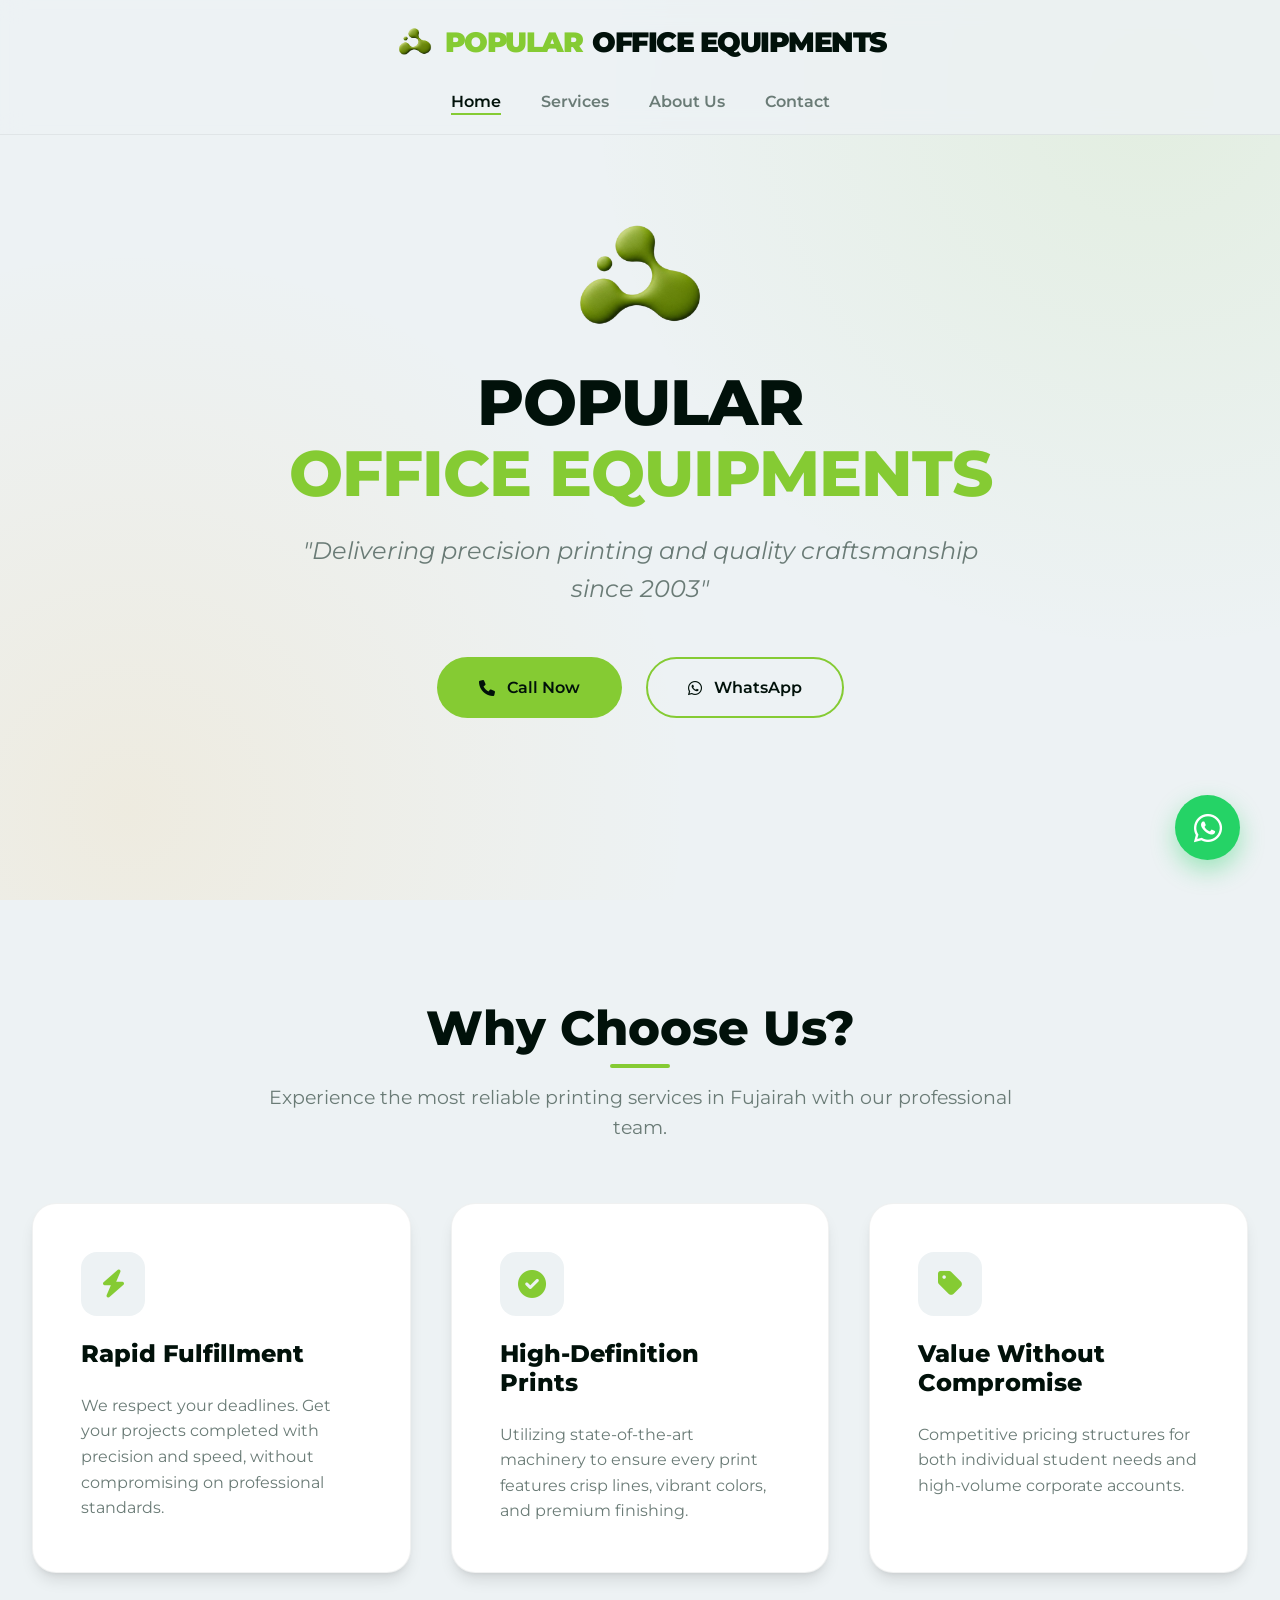
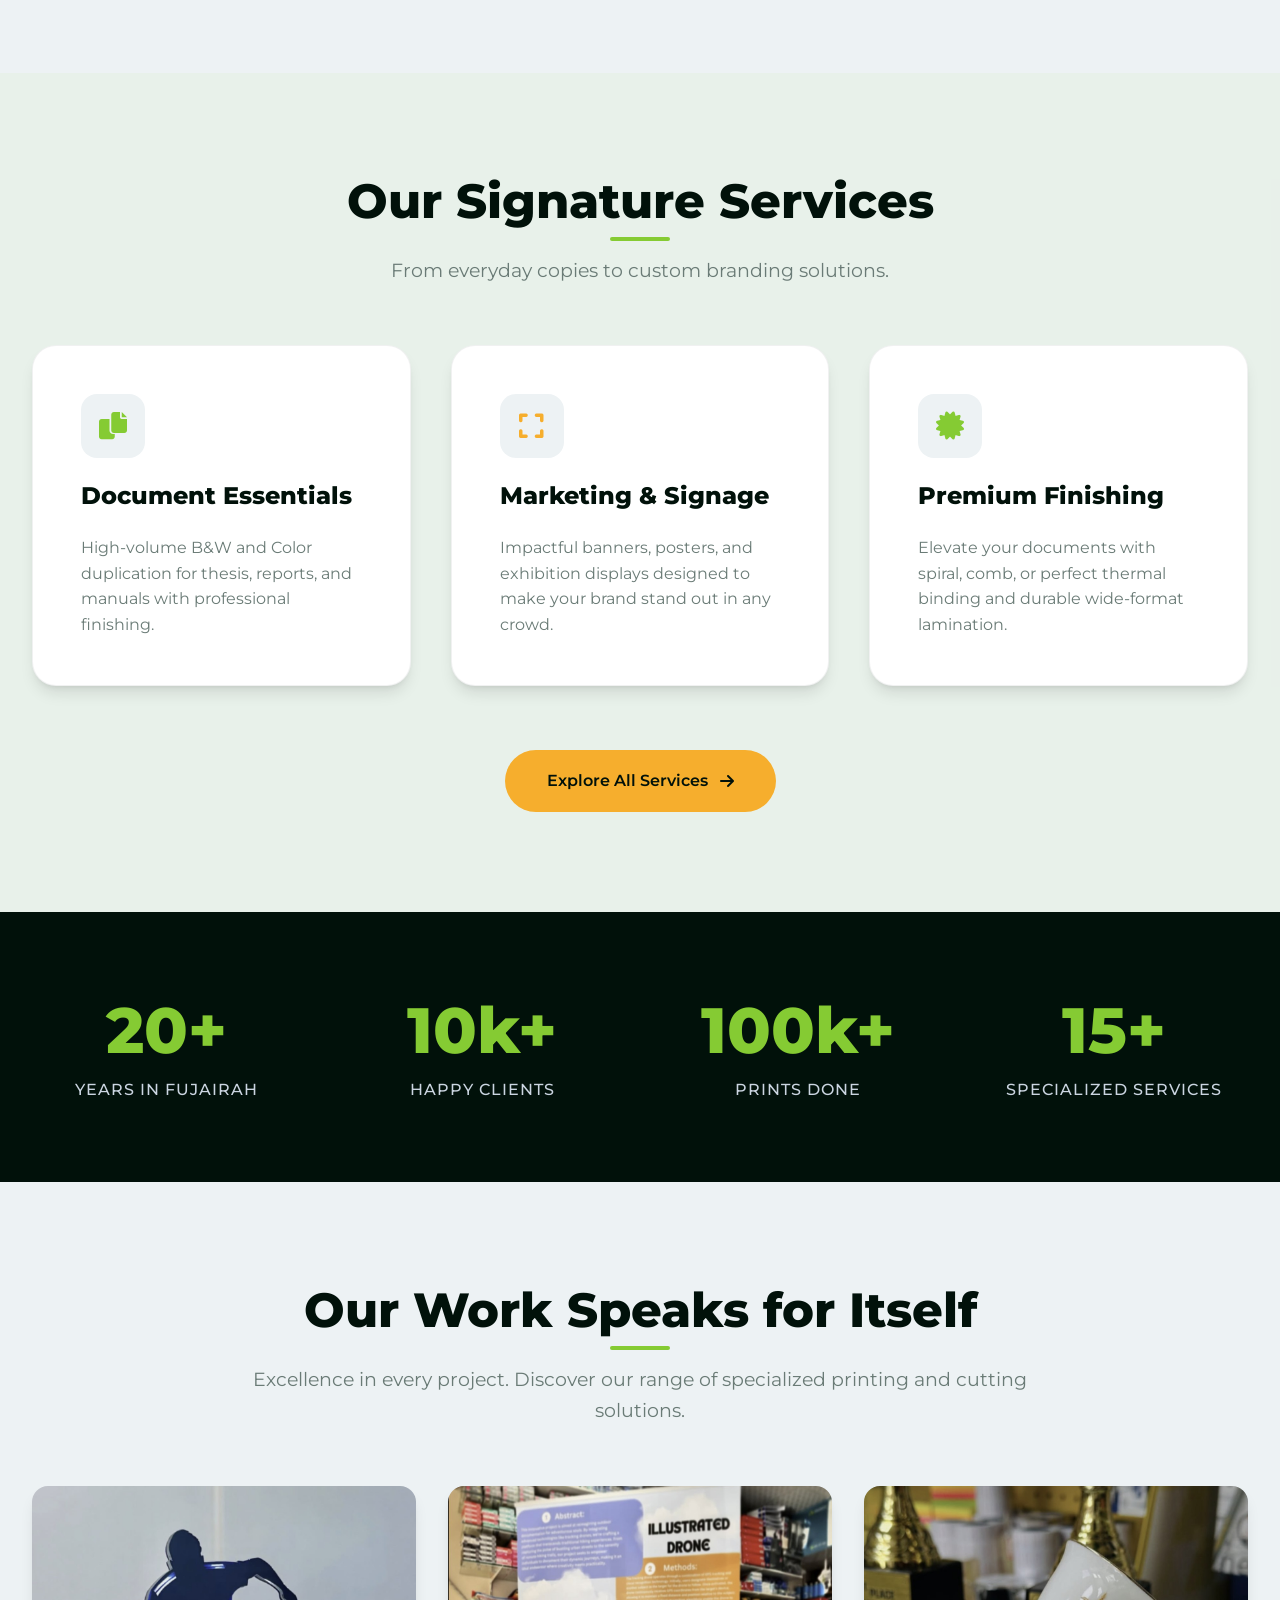
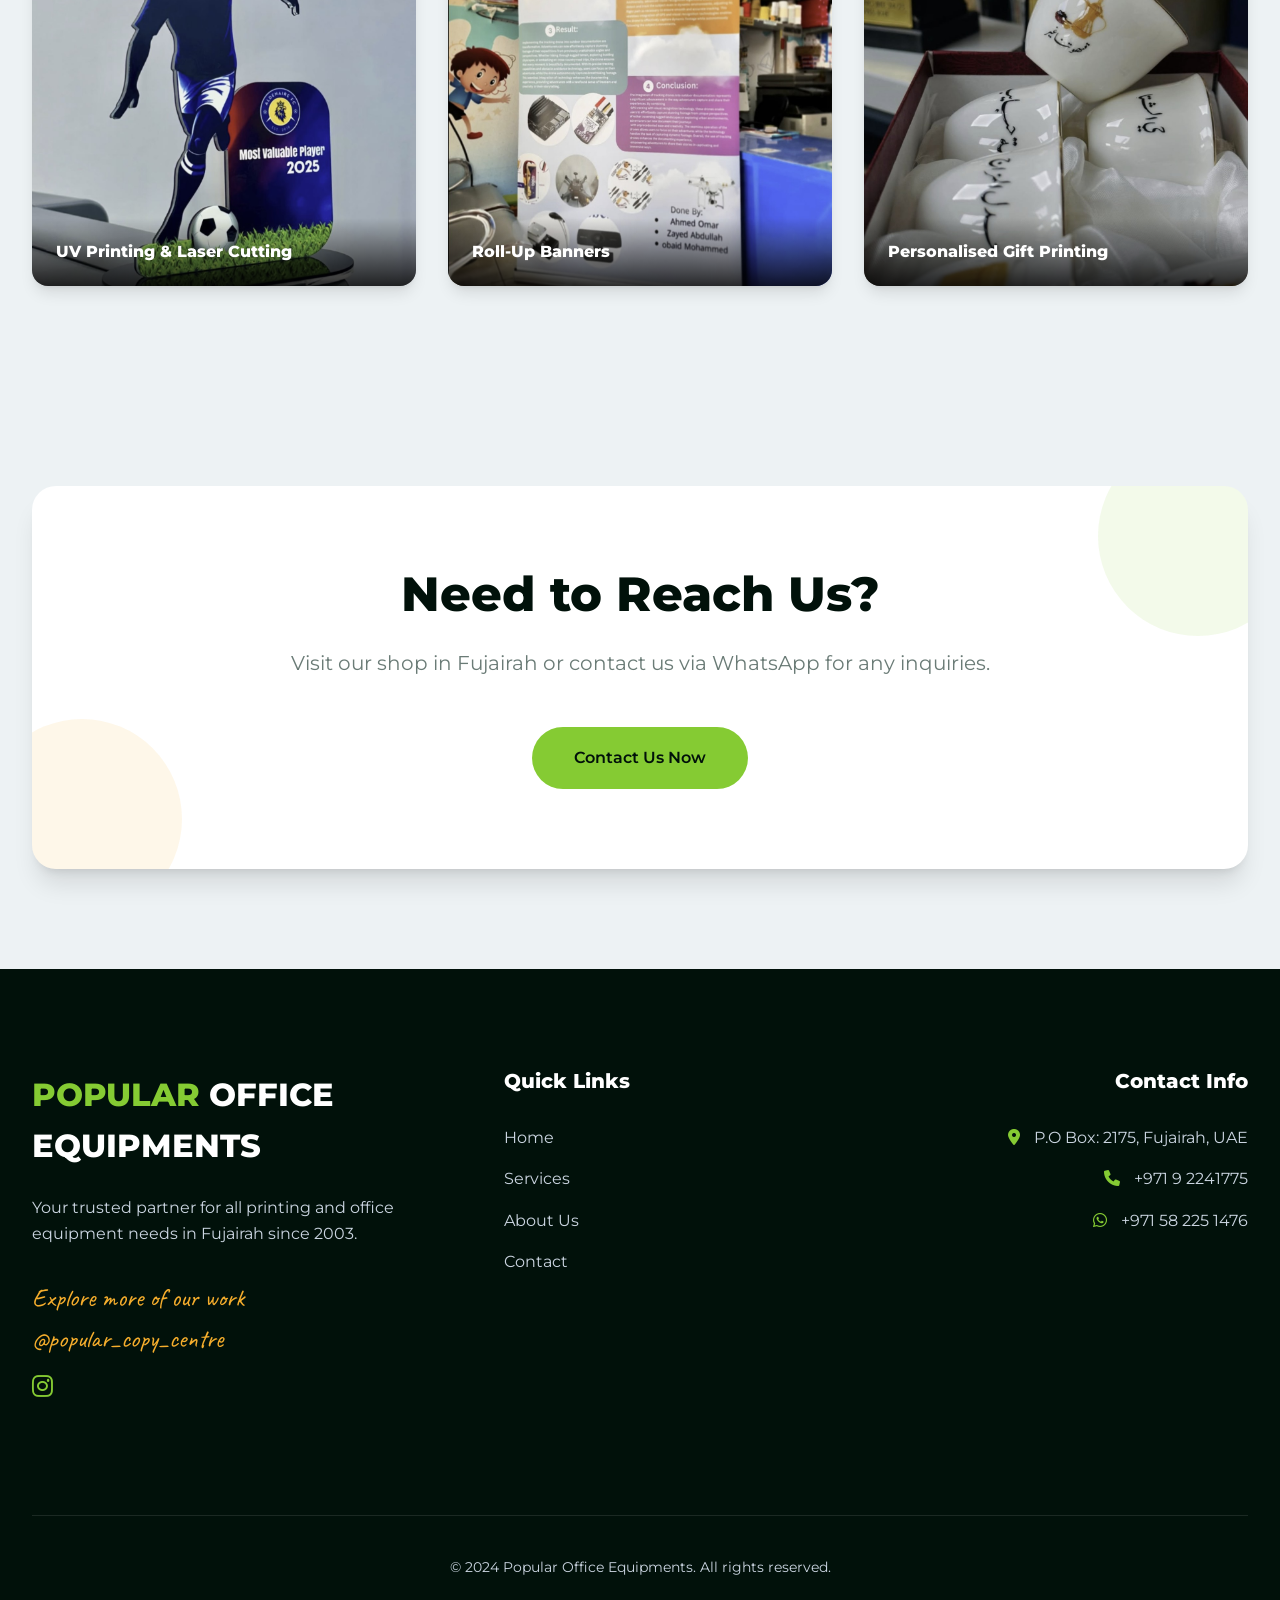
<file: index.html>
<!DOCTYPE html>
<html lang="en">
<head>
    <meta charset="UTF-8">
    <meta name="viewport" content="width=device-width, initial-scale=1.0">
    <title>Popular Office Equipment | Premium Printing & Copy Solutions Fujairah</title>
    <title>Popular Office Equipments | Premium Printing & Copy Centre Fujairah</title>
    <meta name="description" content="Popular Office Equipments (Fujairah) - Your trusted partner for high-quality digital printing, document duplication, laser engraving, and custom gift printing since 2003.">
    <meta name="keywords" content="printing services Fujairah, copy centre Fujairah, laser engraving UAE, mug printing Fujairah, Popular Office Equipments, business stationery Fujairah">
    
    <!-- Open Graph / Facebook -->
    <meta property="og:type" content="website">
    <meta property="og:url" content="https://popularcopycentre.com/">
    <meta property="og:title" content="Popular Office Equipments | Premium Printing & Copy Centre Fujairah">
    <meta property="og:description" content="Expert printing and office solutions in Fujairah since 2003. Fast, reliable, and high-quality.">
    <meta property="og:image" content="logo.png">

    <!-- Schema.org Markup for Local Business -->
    <script type="application/ld+json">
    {
      "@context": "https://schema.org",
      "@type": "LocalBusiness",
      "name": "Popular Office Equipments",
      "image": "logo.png",
      "address": {
        "@type": "PostalAddress",
        "streetAddress": "Fujairah City",
        "addressLocality": "Fujairah",
        "addressCountry": "AE",
        "postOfficeBoxNumber": "2175"
      },
      "geo": {
        "@type": "GeoCoordinates",
        "latitude": 25.1288,
        "longitude": 56.3265
      },
      "url": "https://popularcopycentre.com/",
      "telephone": "+97192241775",
      "openingHoursSpecification": [
        {
          "@type": "OpeningHoursSpecification",
          "dayOfWeek": ["Monday", "Tuesday", "Wednesday", "Thursday", "Saturday", "Sunday"],
          "opens": "08:00",
          "closes": "22:00"
        },
        {
          "@type": "OpeningHoursSpecification",
          "dayOfWeek": "Friday",
          "opens": "16:00",
          "closes": "22:00"
        }
      ]
    }
    </script>

    <link rel="stylesheet" href="style.css">
    <link rel="stylesheet" href="https://fonts.googleapis.com/css2?family=Montserrat:wght@300;400;500;600;700;800;900&family=Caveat:wght@400;700&display=swap">
    <link rel="stylesheet" href="https://cdnjs.cloudflare.com/ajax/libs/font-awesome/6.0.0/css/all.min.css">
</head>
<body>

    <header id="header">
        <div class="container">
            <nav style="justify-content: center; flex-direction: column; gap: 1.5rem; text-align: center;">
                <div class="logo" style="display: flex; align-items: center; gap: 10px; justify-content: center;">
                    <img src="logo.png" alt="Logo" style="height: 40px;">
                    <span>POPULAR</span> OFFICE EQUIPMENTS
                </div>
                <ul class="nav-links" style="display: flex; gap: 2.5rem; justify-content: center;">
                    <li><a href="index.html" class="active">Home</a></li>
                    <li><a href="services.html">Services</a></li>
                    <li><a href="about.html">About Us</a></li>
                    <li><a href="contact.html">Contact</a></li>
                </ul>
                <div class="menu-toggle" id="mobile-menu">
                    <i class="fas fa-bars"></i>
                </div>
            </nav>
        </div>
    </header>

    <main>
        <section class="hero" style="text-align: center;">
            <div class="container">
                <div class="hero-content" style="max-width: 900px; margin: 0 auto;">
                    <img src="logo.png" alt="Popular Office Equipments Logo" style="width: 150px; margin-bottom: 0.5rem; display: inline-block;">
                    <h1 style="text-transform: uppercase; font-size: 4rem; letter-spacing: -1px; margin-top: 0;">Popular <br><span style="color: var(--primary);">Office Equipments</span></h1>
                    <p style="font-size: 1.5rem; margin: 1.5rem auto 3rem; max-width: 700px; font-style: italic; color: var(--secondary);">"Delivering precision printing and quality craftsmanship since 2003"</p>
                    <div class="hero-btns" style="justify-content: center; margin-top: 3rem;">
                        <a href="tel:+97192241775" class="btn btn-primary"><i class="fas fa-phone"></i> Call Now</a>
                        <a href="https://wa.me/971582251476" class="btn btn-outline"><i class="fab fa-whatsapp"></i> WhatsApp</a>
                    </div>
                </div>
            </div>
        </section>

        <section class="features">
            <div class="container">
                <div class="section-title reveal">
                    <h2>Why Choose Us?</h2>
                    <p>Experience the most reliable printing services in Fujairah with our professional team.</p>
                </div>
                <div class="services-grid">
                    <div class="service-card reveal">
                        <div class="icon-box">
                            <i class="fas fa-bolt"></i>
                        </div>
                        <h3>Rapid Fulfillment</h3>
                        <p>We respect your deadlines. Get your projects completed with precision and speed, without compromising on professional standards.</p>
                    </div>
                    <div class="service-card reveal">
                        <div class="icon-box">
                            <i class="fas fa-check-circle"></i>
                        </div>
                        <h3>High-Definition Prints</h3>
                        <p>Utilizing state-of-the-art machinery to ensure every print features crisp lines, vibrant colors, and premium finishing.</p>
                    </div>
                    <div class="service-card reveal">
                        <div class="icon-box">
                            <i class="fas fa-tag"></i>
                        </div>
                        <h3>Value Without Compromise</h3>
                        <p>Competitive pricing structures for both individual student needs and high-volume corporate accounts.</p>
                    </div>
                </div>
            </div>
        </section>

        <section class="quick-services" style="background: rgba(133, 203, 51, 0.05);">
            <div class="container">
                <div class="section-title reveal">
                    <h2>Our Signature Services</h2>
                    <p>From everyday copies to custom branding solutions.</p>
                </div>
                <div class="services-grid">
                    <div class="service-card reveal">
                        <div class="icon-box">
                            <i class="fas fa-copy"></i>
                        </div>
                        <h3>Document Essentials</h3>
                        <p>High-volume B&W and Color duplication for thesis, reports, and manuals with professional finishing.</p>
                    </div>
                    <div class="service-card reveal">
                        <div class="icon-box" style="color: var(--accent);">
                            <i class="fas fa-expand"></i>
                        </div>
                        <h3>Marketing & Signage</h3>
                        <p>Impactful banners, posters, and exhibition displays designed to make your brand stand out in any crowd.</p>
                    </div>
                    <div class="service-card reveal">
                        <div class="icon-box">
                            <i class="fas fa-certificate"></i>
                        </div>
                        <h3>Premium Finishing</h3>
                        <p>Elevate your documents with spiral, comb, or perfect thermal binding and durable wide-format lamination.</p>
                    </div>
                </div>
                <div style="text-align: center; margin-top: 4rem;" class="reveal">
                    <a href="services.html" class="btn btn-accent">Explore All Services <i class="fas fa-arrow-right"></i></a>
                </div>
            </div>
        </section>

        <section class="stats">
            <div class="container">
                <div class="stats-grid">
                    <div class="stat-item reveal">
                        <h2>20+</h2>
                        <p>Years in Fujairah</p>
                    </div>
                    <div class="stat-item reveal">
                        <h2>10k+</h2>
                        <p>Happy Clients</p>
                    </div>
                    <div class="stat-item reveal">
                        <h2>100k+</h2>
                        <p>Prints Done</p>
                    </div>
                    <div class="stat-item reveal">
                        <h2>15+</h2>
                        <p>Specialized Services</p>
                    </div>
                </div>
            </div>
        </section>

        <section class="gallery">
            <div class="container">
                <div class="section-title reveal">
                    <h2>Our Work Speaks for Itself</h2>
                    <p>Excellence in every project. Discover our range of specialized printing and cutting solutions.</p>
                </div>
                <div style="display: grid; grid-template-columns: repeat(auto-fit, minmax(300px, 1fr)); gap: 2rem;">
                    <!-- UV & Laser Sample -->
                    <div class="reveal" style="border-radius: var(--radius); overflow: hidden; box-shadow: var(--shadow); height: 400px; position: relative;">
                        <img src="sample_trophy.jpg" alt="Laser Cut Acrylic Trophy" style="width: 100%; height: 100%; object-fit: cover;">
                        <div style="position: absolute; bottom: 0; left: 0; width: 100%; padding: 1.5rem; background: linear-gradient(transparent, rgba(0,0,0,0.8)); color: white;">
                            <h4 style="margin: 0;">UV Printing & Laser Cutting</h4>
                        </div>
                    </div>

                    <!-- Roll-up Banner Sample -->
                    <div class="reveal" style="border-radius: var(--radius); overflow: hidden; box-shadow: var(--shadow); height: 400px; position: relative;">
                        <img src="sample_banner.jpg" alt="Custom Roll-up Banner" style="width: 100%; height: 100%; object-fit: cover;">
                        <div style="position: absolute; bottom: 0; left: 0; width: 100%; padding: 1.5rem; background: linear-gradient(transparent, rgba(0,0,0,0.8)); color: white;">
                            <h4 style="margin: 0;">Roll-Up Banners</h4>
                        </div>
                    </div>

                    <!-- Personalised Cup Sample -->
                    <div class="reveal" style="border-radius: var(--radius); overflow: hidden; box-shadow: var(--shadow); height: 400px; position: relative;">
                        <img src="sample_cups.jpg" alt="Custom Printed Coffee Cups" style="width: 100%; height: 100%; object-fit: cover;">
                        <div style="position: absolute; bottom: 0; left: 0; width: 100%; padding: 1.5rem; background: linear-gradient(transparent, rgba(0,0,0,0.8)); color: white;">
                            <h4 style="margin: 0;">Personalised Gift Printing</h4>
                        </div>
                    </div>
                </div>
            </div>
        </section>

        <section class="cta">
            <div class="container">
                <div style="background: var(--white); padding: 5rem; border-radius: var(--radius-lg); text-align: center; box-shadow: var(--shadow-lg); position: relative; overflow: hidden;" class="reveal">
                    <div style="position: absolute; top: -50px; right: -50px; width: 200px; height: 200px; background: var(--primary); opacity: 0.1; border-radius: 50%;"></div>
                    <div style="position: absolute; bottom: -50px; left: -50px; width: 200px; height: 200px; background: var(--accent); opacity: 0.1; border-radius: 50%;"></div>
                    
                    <h2 style="font-size: 3rem; margin-bottom: 1.5rem;">Need to Reach Us?</h2>
                    <p style="font-size: 1.25rem; color: var(--secondary); margin-bottom: 3rem; max-width: 700px; margin-left: auto; margin-right: auto;">Visit our shop in Fujairah or contact us via WhatsApp for any inquiries.</p>
                    <a href="contact.html" class="btn btn-primary">Contact Us Now</a>
                </div>
            </div>
        </section>
    </main>

    <footer>
        <div class="container">
            <div class="footer-grid">
                <div>
                    <div class="footer-logo"><span>POPULAR</span> OFFICE EQUIPMENTS</div>
                    <p style="color: var(--slate-300); margin-bottom: 2rem;">Your trusted partner for all printing and office equipment needs in Fujairah since 2003.</p>
                    <p style="font-family: 'Caveat', cursive; font-size: 1.6rem; color: var(--accent); margin-bottom: 0.5rem;">Explore more of our work @popular_copy_centre</p>
                    <div style="display: flex; gap: 1rem; margin-bottom: 3rem;">
                        <a href="https://www.instagram.com/popular_copy_centre" target="_blank" style="color: var(--primary); font-size: 1.5rem;"><i class="fab fa-instagram"></i></a>
                    </div>
                </div>
                <div class="footer-links">
                    <h4>Quick Links</h4>
                    <ul>
                        <li><a href="index.html">Home</a></li>
                        <li><a href="services.html">Services</a></li>
                        <li><a href="about.html">About Us</a></li>
                        <li><a href="contact.html">Contact</a></li>
                    </ul>
                </div>
                <div class="footer-links" style="text-align: right;">
                    <h4 style="margin-left: auto;">Contact Info</h4>
                    <ul style="list-style: none;">
                        <li style="color: var(--slate-300); margin-bottom: 1rem;"><i class="fas fa-map-marker-alt" style="color: var(--primary); margin-right: 10px;"></i> P.O Box: 2175, Fujairah, UAE</li>
                        <li style="color: var(--slate-300); margin-bottom: 1rem;"><i class="fas fa-phone" style="color: var(--primary); margin-right: 10px;"></i> +971 9 2241775</li>
                        <li style="color: var(--slate-300); margin-bottom: 1rem;"><i class="fab fa-whatsapp" style="color: var(--primary); margin-right: 10px;"></i> +971 58 225 1476</li>
                    </ul>
                </div>
            </div>
            <div class="footer-bottom">
                <p>&copy; 2024 Popular Office Equipments. All rights reserved.</p>
            </div>
        </div>
    </footer>

    <a href="https://wa.me/971582251476" class="whatsapp-float" target="_blank">
        <i class="fab fa-whatsapp"></i>
    </a>

    <script src="main.js"></script>
</body>
</html>
</file>
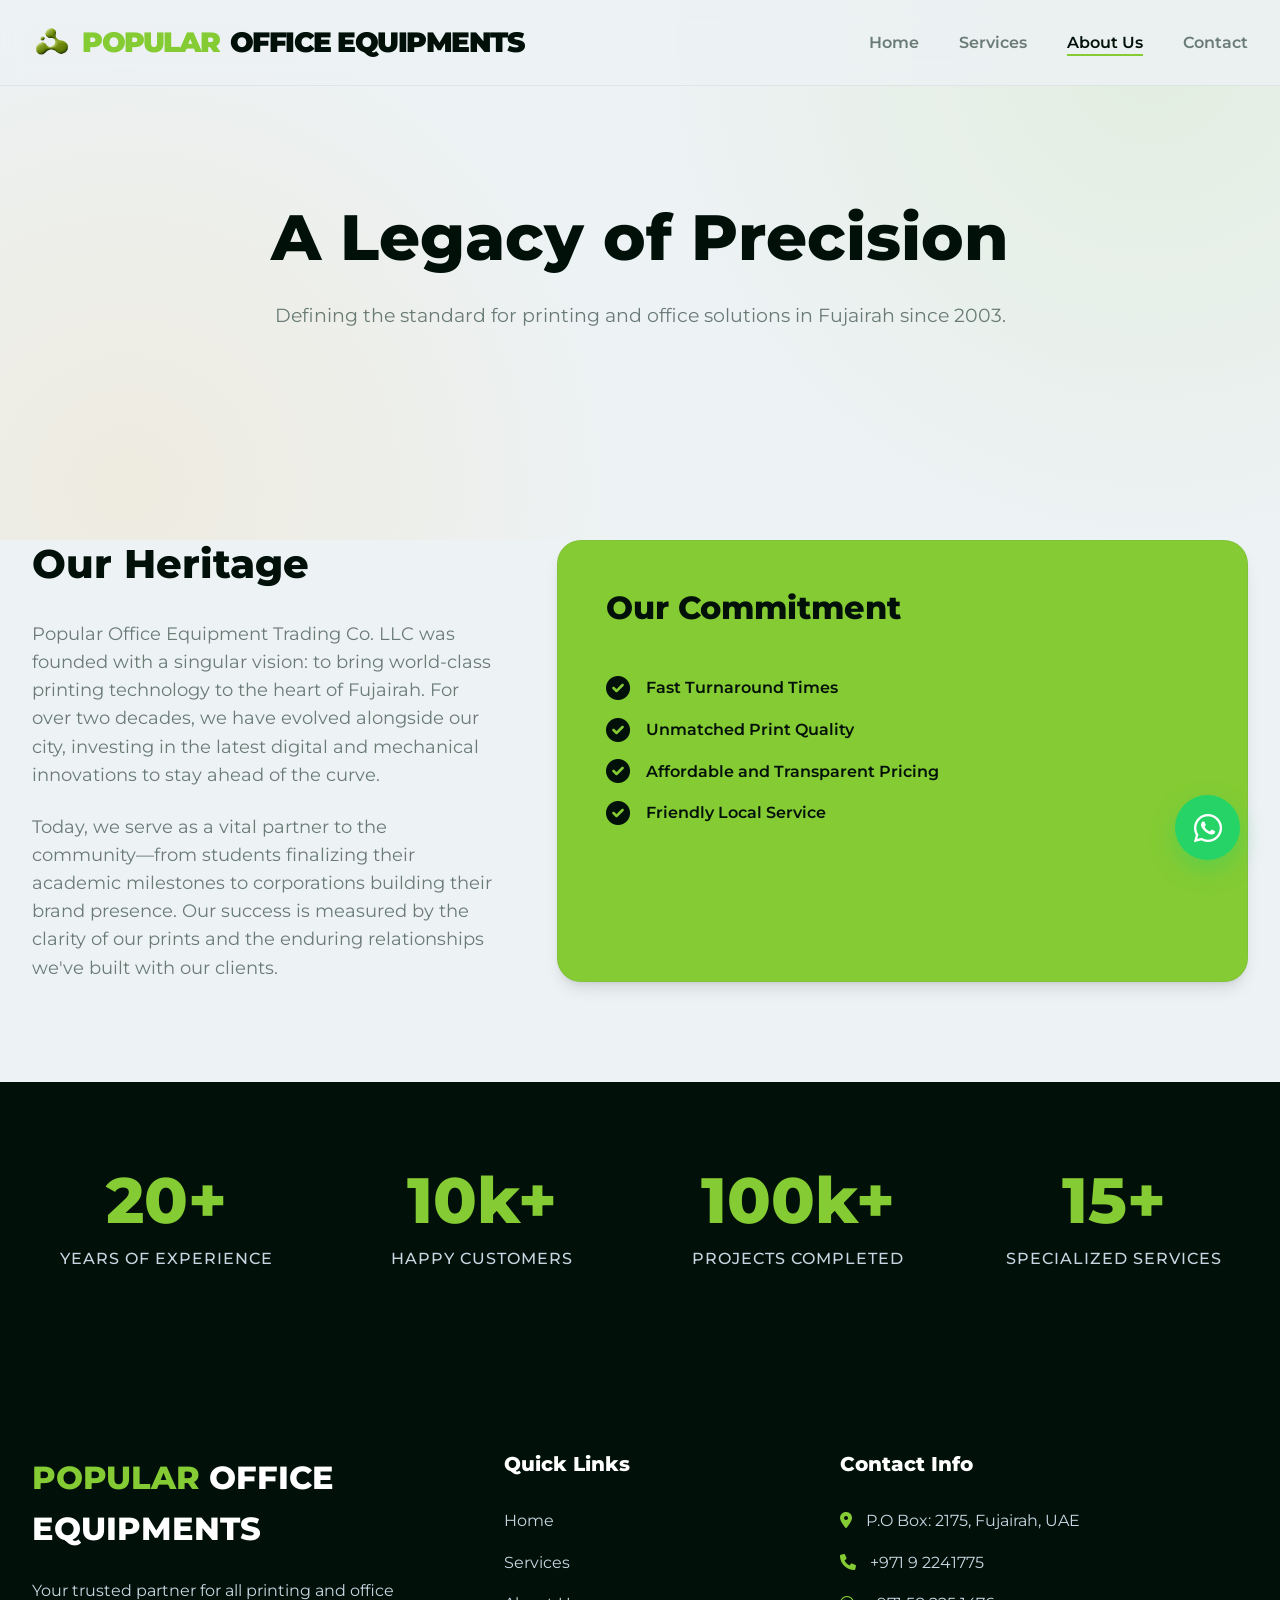
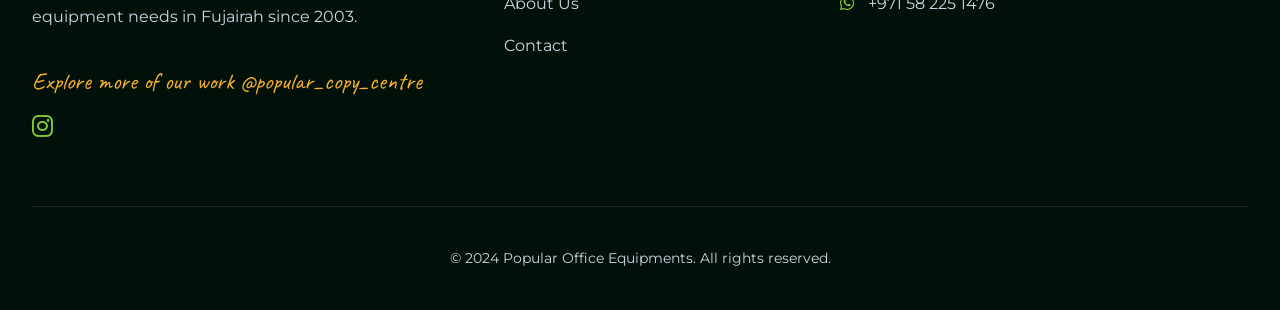
<file: about.html>
<!DOCTYPE html>
<html lang="en">
<head>
    <meta charset="UTF-8">
    <meta name="viewport" content="width=device-width, initial-scale=1.0">
    <title>About Us | Popular Office Equipments - Since 2003</title>
    <meta name="description" content="Learn about our 20-year history of providing expert printing and copy services to the Fujairah community. Trusted quality and reliable service.">
    <link rel="stylesheet" href="style.css">
    <link rel="stylesheet" href="https://cdnjs.cloudflare.com/ajax/libs/font-awesome/6.0.0/css/all.min.css">
</head>
<body>

    <header id="header">
        <div class="container">
            <nav>
                <div class="logo" style="display: flex; align-items: center; gap: 10px;">
                    <img src="logo.png" alt="Logo" style="height: 40px;">
                    <span>POPULAR</span> OFFICE EQUIPMENTS
                </div>
                <ul class="nav-links">
                    <li><a href="index.html">Home</a></li>
                    <li><a href="services.html">Services</a></li>
                    <li><a href="about.html" class="active">About Us</a></li>
                    <li><a href="contact.html">Contact</a></li>
                </ul>

                <div class="menu-toggle" id="mobile-menu">
                    <i class="fas fa-bars"></i>
                </div>
            </nav>
        </div>
    </header>

    <main>
        <section class="hero" style="min-height: 60vh; padding-top: 150px;">
            <div class="container">
                <div class="section-title reveal">
                    <h1 style="font-size: 4rem; margin-bottom: 1.5rem;">A Legacy of <span>Precision</span></h1>
                    <p>Defining the standard for printing and office solutions in Fujairah since 2003.</p>
                </div>
            </div>
        </section>

        <section class="about-details" style="padding-top: 0;">
            <div class="container">
                <div class="contact-grid">
                    <div class="reveal">
                        <h2 style="font-size: 2.5rem; margin-bottom: 2rem;">Our Heritage</h2>
                        <p style="margin-bottom: 1.5rem; color: var(--secondary); font-size: 1.1rem;">Popular Office Equipment Trading Co. LLC was founded with a singular vision: to bring world-class printing technology to the heart of Fujairah. For over two decades, we have evolved alongside our city, investing in the latest digital and mechanical innovations to stay ahead of the curve.</p>
                        <p style="color: var(--secondary); font-size: 1.1rem;">Today, we serve as a vital partner to the community—from students finalizing their academic milestones to corporations building their brand presence. Our success is measured by the clarity of our prints and the enduring relationships we've built with our clients.</p>
                    </div>
                    <div class="service-card reveal" style="background: var(--primary); color: var(--dark);">
                        <h3 style="font-size: 2rem; margin-bottom: 1.5rem;">Our Commitment</h3>
                        <ul style="display: flex; flex-direction: column; gap: 1rem;">
                            <li style="display: flex; align-items: center; gap: 1rem; font-weight: 600;">
                                <i class="fas fa-check-circle" style="font-size: 1.5rem;"></i> Fast Turnaround Times
                            </li>
                            <li style="display: flex; align-items: center; gap: 1rem; font-weight: 600;">
                                <i class="fas fa-check-circle" style="font-size: 1.5rem;"></i> Unmatched Print Quality
                            </li>
                            <li style="display: flex; align-items: center; gap: 1rem; font-weight: 600;">
                                <i class="fas fa-check-circle" style="font-size: 1.5rem;"></i> Affordable and Transparent Pricing
                            </li>
                            <li style="display: flex; align-items: center; gap: 1rem; font-weight: 600;">
                                <i class="fas fa-check-circle" style="font-size: 1.5rem;"></i> Friendly Local Service
                            </li>
                        </ul>
                    </div>
                </div>
            </div>
        </section>

        <section class="stats">
            <div class="container">
                <div class="stats-grid">
                    <div class="stat-item reveal">
                        <h2>20+</h2>
                        <p>Years of Experience</p>
                    </div>
                    <div class="stat-item reveal">
                        <h2>10k+</h2>
                        <p>Happy Customers</p>
                    </div>
                    <div class="stat-item reveal">
                        <h2>100k+</h2>
                        <p>Projects Completed</p>
                    </div>
                    <div class="stat-item reveal">
                        <h2>15+</h2>
                        <p>Specialized Services</p>
                    </div>
                </div>
            </div>
        </section>
    </main>

    <footer>
        <div class="container">
            <div class="footer-grid">
                <div>
                    <div class="footer-logo"><span>POPULAR</span> OFFICE EQUIPMENTS</div>
                    <p style="color: var(--slate-300); margin-bottom: 2rem;">Your trusted partner for all printing and office equipment needs in Fujairah since 2003.</p>
                    <p style="font-family: 'Caveat', cursive; font-size: 1.5rem; color: var(--accent); margin-bottom: 0.5rem;">Explore more of our work @popular_copy_centre</p>
                    <div style="display: flex; gap: 1rem;">
                        <a href="https://www.instagram.com/popular_copy_centre" target="_blank" style="color: var(--primary); font-size: 1.5rem;"><i class="fab fa-instagram"></i></a>
                    </div>
                </div>
                <div class="footer-links">
                    <h4>Quick Links</h4>
                    <ul>
                        <li><a href="index.html">Home</a></li>
                        <li><a href="services.html">Services</a></li>
                        <li><a href="about.html">About Us</a></li>
                        <li><a href="contact.html">Contact</a></li>
                    </ul>
                </div>
                <div class="footer-links">
                    <h4>Contact Info</h4>
                    <ul>
                        <li style="color: var(--slate-300);"><i class="fas fa-map-marker-alt" style="color: var(--primary); margin-right: 10px;"></i> P.O Box: 2175, Fujairah, UAE</li>
                        <li style="color: var(--slate-300);"><i class="fas fa-phone" style="color: var(--primary); margin-right: 10px;"></i> +971 9 2241775</li>
                        <li style="color: var(--slate-300);"><i class="fab fa-whatsapp" style="color: var(--primary); margin-right: 10px;"></i> +971 58 225 1476</li>
                    </ul>
                </div>
            </div>
            <div class="footer-bottom">
                <p>&copy; 2024 Popular Office Equipments. All rights reserved.</p>
            </div>
        </div>
    </footer>

    <a href="https://wa.me/971582251476" class="whatsapp-float" target="_blank">
        <i class="fab fa-whatsapp"></i>
    </a>

    <script src="main.js"></script>
</body>
</html>
</file>
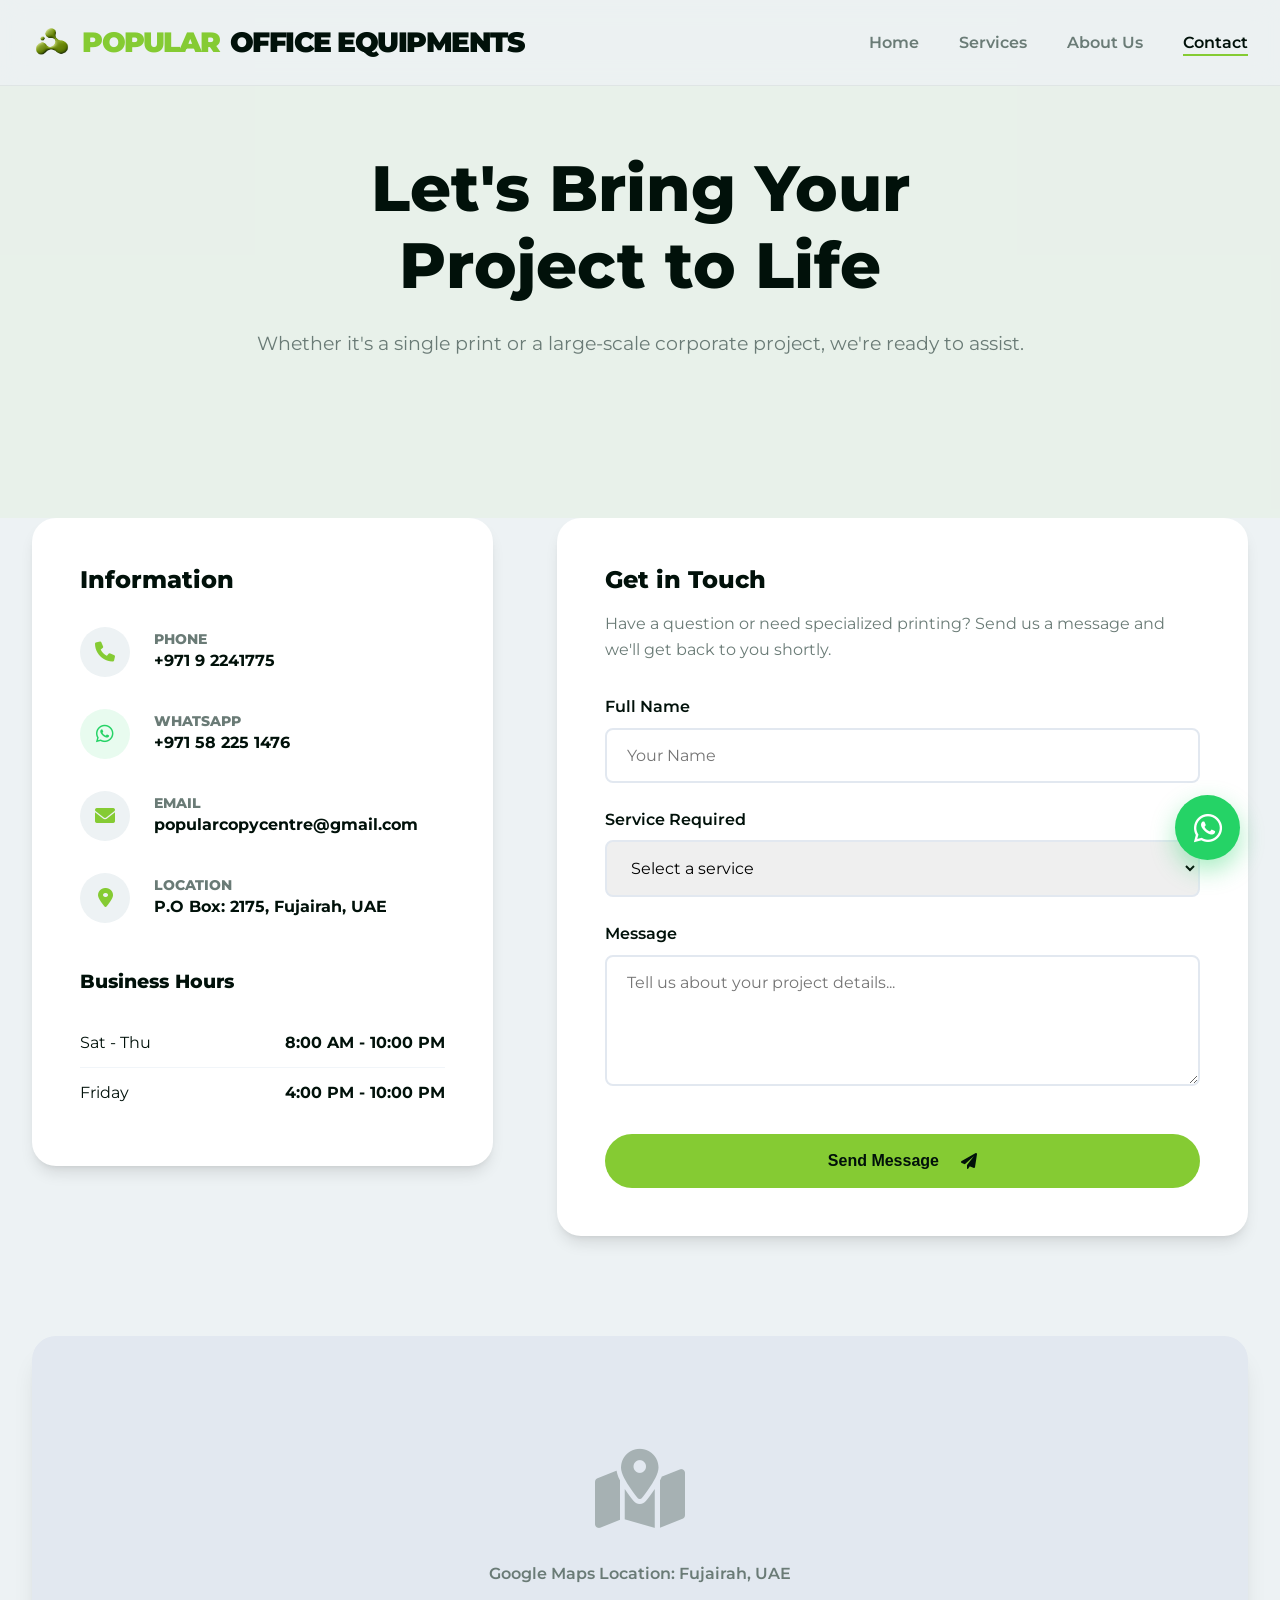
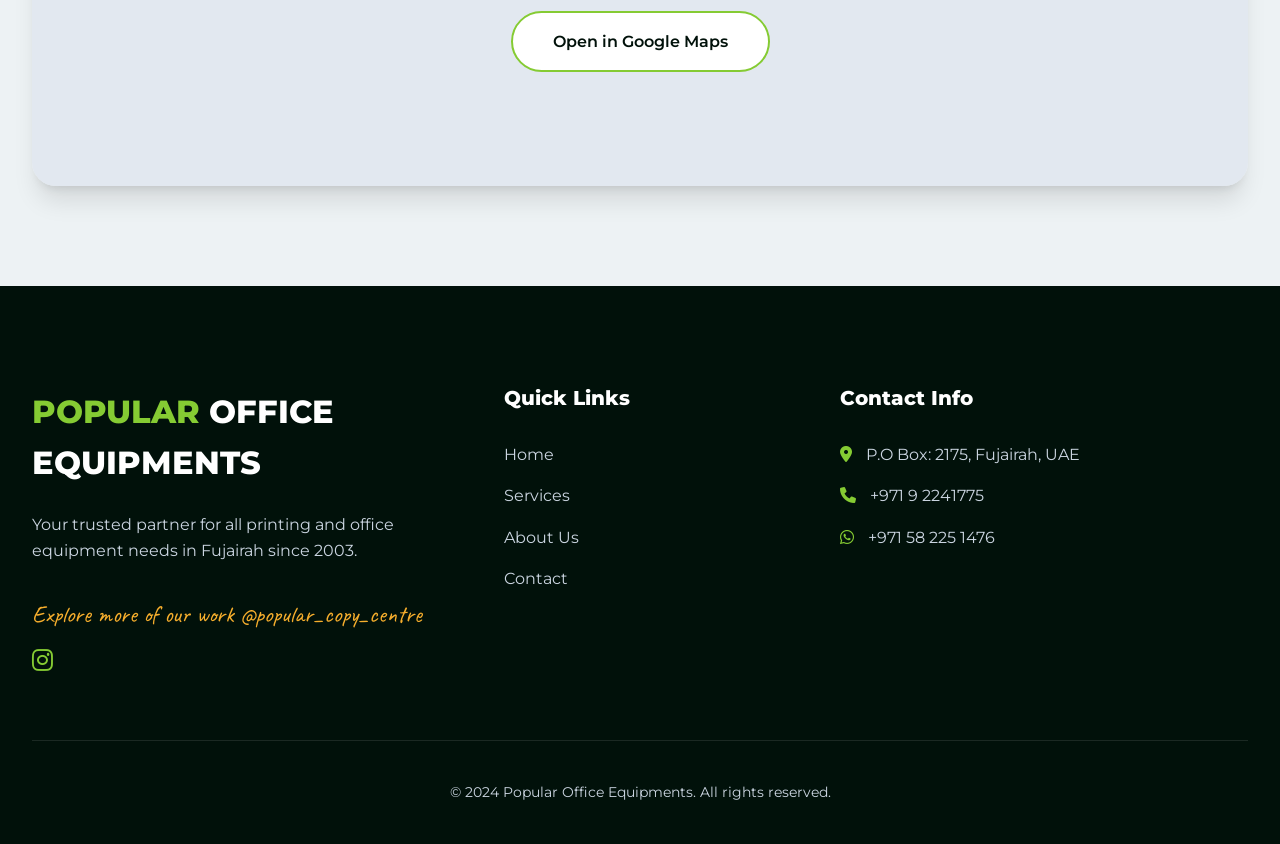
<file: contact.html>
<!DOCTYPE html>
<html lang="en">
<head>
    <meta charset="UTF-8">
    <meta name="viewport" content="width=device-width, initial-scale=1.0">
    <title>Contact Us | Visit Popular Office Equipments Fujairah</title>
    <meta name="description" content="Get in touch with Popular Office Equipments. Visit our store in Fujairah, call us, or message us on WhatsApp for all your printing needs.">
    <link rel="stylesheet" href="style.css">
    <link rel="stylesheet" href="https://cdnjs.cloudflare.com/ajax/libs/font-awesome/6.0.0/css/all.min.css">
</head>
<body>

    <header id="header">
        <div class="container">
            <nav>
                <div class="logo" style="display: flex; align-items: center; gap: 10px;">
                    <img src="logo.png" alt="Logo" style="height: 40px;">
                    <span>POPULAR</span> OFFICE EQUIPMENTS
                </div>
                <ul class="nav-links">
                    <li><a href="index.html">Home</a></li>
                    <li><a href="services.html">Services</a></li>
                    <li><a href="about.html">About Us</a></li>
                    <li><a href="contact.html" class="active">Contact</a></li>
                </ul>

                <div class="menu-toggle" id="mobile-menu">
                    <i class="fas fa-bars"></i>
                </div>
            </nav>
        </div>
    </header>

    <main>
        <section class="hero" style="min-height: 40vh; padding-top: 150px; background: rgba(133, 203, 51, 0.05);">
            <div class="container">
                <div class="section-title reveal">
                    <h1 style="font-size: 4rem; margin-bottom: 1.5rem;">Let's Bring Your <span>Project to Life</span></h1>
                    <p>Whether it's a single print or a large-scale corporate project, we're ready to assist.</p>
                </div>
            </div>
        </section>

        <section class="contact-section" style="padding-top: 0;">
            <div class="container">
                <div class="contact-grid">
                    <!-- Contact Info -->
                    <div class="reveal">
                        <div class="contact-info-card">
                            <h2 style="margin-bottom: 2rem;">Information</h2>
                            
                            <div class="info-item">
                                <div class="icon"><i class="fas fa-phone"></i></div>
                                <div>
                                    <h4 style="color: var(--secondary); font-size: 0.9rem; text-transform: uppercase;">Phone</h4>
                                    <p style="font-weight: 700;">+971 9 2241775</p>
                                </div>
                            </div>
                            
                            <div class="info-item">
                                <div class="icon" style="color: #25d366; background: rgba(37, 211, 102, 0.1);"><i class="fab fa-whatsapp"></i></div>
                                <div>
                                    <h4 style="color: var(--secondary); font-size: 0.9rem; text-transform: uppercase;">WhatsApp</h4>
                                    <p style="font-weight: 700;">+971 58 225 1476</p>
                                </div>
                            </div>

                            <div class="info-item">
                                <div class="icon"><i class="fas fa-envelope"></i></div>
                                <div>
                                    <h4 style="color: var(--secondary); font-size: 0.9rem; text-transform: uppercase;">Email</h4>
                                    <p style="font-weight: 700;">popularcopycentre@gmail.com</p>
                                </div>
                            </div>

                            <div class="info-item">
                                <div class="icon"><i class="fas fa-map-marker-alt"></i></div>
                                <div>
                                    <h4 style="color: var(--secondary); font-size: 0.9rem; text-transform: uppercase;">Location</h4>
                                    <p style="font-weight: 700;">P.O Box: 2175, Fujairah, UAE</p>
                                </div>
                            </div>

                            <div style="margin-top: 3rem;">
                                <h3 style="margin-bottom: 1.5rem;">Business Hours</h3>
                                <div style="display: flex; justify-content: space-between; padding: 0.75rem 0; border-bottom: 1px solid var(--slate-100);">
                                    <span>Sat - Thu</span>
                                    <span style="font-weight: 700;">8:00 AM - 10:00 PM</span>
                                </div>
                                <div style="display: flex; justify-content: space-between; padding: 0.75rem 0;">
                                    <span>Friday</span>
                                    <span style="font-weight: 700;">4:00 PM - 10:00 PM</span>
                                </div>
                            </div>
                        </div>
                    </div>

                    <!-- Contact Form -->
                    <div class="reveal">
                        <div class="contact-form-card">
                            <h2 style="margin-bottom: 1rem;">Get in Touch</h2>
                            <p style="margin-bottom: 2rem; color: var(--secondary);">Have a question or need specialized printing? Send us a message and we'll get back to you shortly.</p>
                            <form id="quote-form">
                                <div class="form-group">
                                    <label>Full Name</label>
                                    <input type="text" class="form-control" placeholder="Your Name" required>
                                </div>
                                <div class="form-group">
                                    <label>Service Required</label>
                                    <select class="form-control" required>
                                        <option value="">Select a service</option>
                                        <option>Photocopying / Printing</option>
                                        <option>Large Format Printing</option>
                                        <option>Business Stationery</option>
                                        <option>Mug Printing</option>
                                        <option>Laser Engraving</option>
                                        <option>Other</option>
                                    </select>
                                </div>
                                <div class="form-group">
                                    <label>Message</label>
                                    <textarea class="form-control" rows="5" placeholder="Tell us about your project details..." required></textarea>
                                </div>
                                <button type="submit" class="btn btn-primary" style="width: 100%; margin-top: 1rem;">Send Message <i class="fas fa-paper-plane" style="margin-left: 10px;"></i></button>
                            </form>
                        </div>
                    </div>
                </div>

                <!-- Google Map -->
                <div class="reveal" style="margin-top: 100px; border-radius: var(--radius-lg); overflow: hidden; height: 450px; box-shadow: var(--shadow-lg);">
                    <!-- Placeholder for Google Map Embed -->
                    <div style="background: var(--slate-200); width: 100%; height: 100%; display: flex; align-items: center; justify-content: center;">
                        <div style="text-align: center;">
                            <i class="fas fa-map-marked-alt" style="font-size: 5rem; color: var(--secondary); margin-bottom: 2rem; opacity: 0.5;"></i>
                            <p style="color: var(--secondary); font-weight: 600;">Google Maps Location: Fujairah, UAE</p>
                            <a href="https://share.google/amIK0tz9XUkCu5bLy" target="_blank" class="btn btn-outline" style="margin-top: 1.5rem; background: var(--white);">Open in Google Maps</a>
                        </div>
                    </div>
                </div>
            </div>
        </section>
    </main>

    <footer>
        <div class="container">
            <div class="footer-grid">
                <div>
                    <div class="footer-logo"><span>POPULAR</span> OFFICE EQUIPMENTS</div>
                    <p style="color: var(--slate-300); margin-bottom: 2rem;">Your trusted partner for all printing and office equipment needs in Fujairah since 2003.</p>
                    <p style="font-family: 'Caveat', cursive; font-size: 1.5rem; color: var(--accent); margin-bottom: 0.5rem;">Explore more of our work @popular_copy_centre</p>
                    <div style="display: flex; gap: 1rem;">
                        <a href="https://www.instagram.com/popular_copy_centre" target="_blank" style="color: var(--primary); font-size: 1.5rem;"><i class="fab fa-instagram"></i></a>
                    </div>
                </div>
                <div class="footer-links">
                    <h4>Quick Links</h4>
                    <ul>
                        <li><a href="index.html">Home</a></li>
                        <li><a href="services.html">Services</a></li>
                        <li><a href="about.html">About Us</a></li>
                        <li><a href="contact.html">Contact</a></li>
                    </ul>
                </div>
                <div class="footer-links">
                    <h4>Contact Info</h4>
                    <ul>
                        <li style="color: var(--slate-300);"><i class="fas fa-map-marker-alt" style="color: var(--primary); margin-right: 10px;"></i> P.O Box: 2175, Fujairah, UAE</li>
                        <li style="color: var(--slate-300);"><i class="fas fa-phone" style="color: var(--primary); margin-right: 10px;"></i> +971 9 2241775</li>
                        <li style="color: var(--slate-300);"><i class="fab fa-whatsapp" style="color: var(--primary); margin-right: 10px;"></i> +971 58 225 1476</li>
                    </ul>
                </div>
            </div>
            <div class="footer-bottom">
                <p>&copy; 2024 Popular Office Equipments. All rights reserved.</p>
            </div>
        </div>
    </footer>

    <a href="https://wa.me/971582251476" class="whatsapp-float" target="_blank">
        <i class="fab fa-whatsapp"></i>
    </a>

    <script src="main.js"></script>
</body>
</html>
</file>
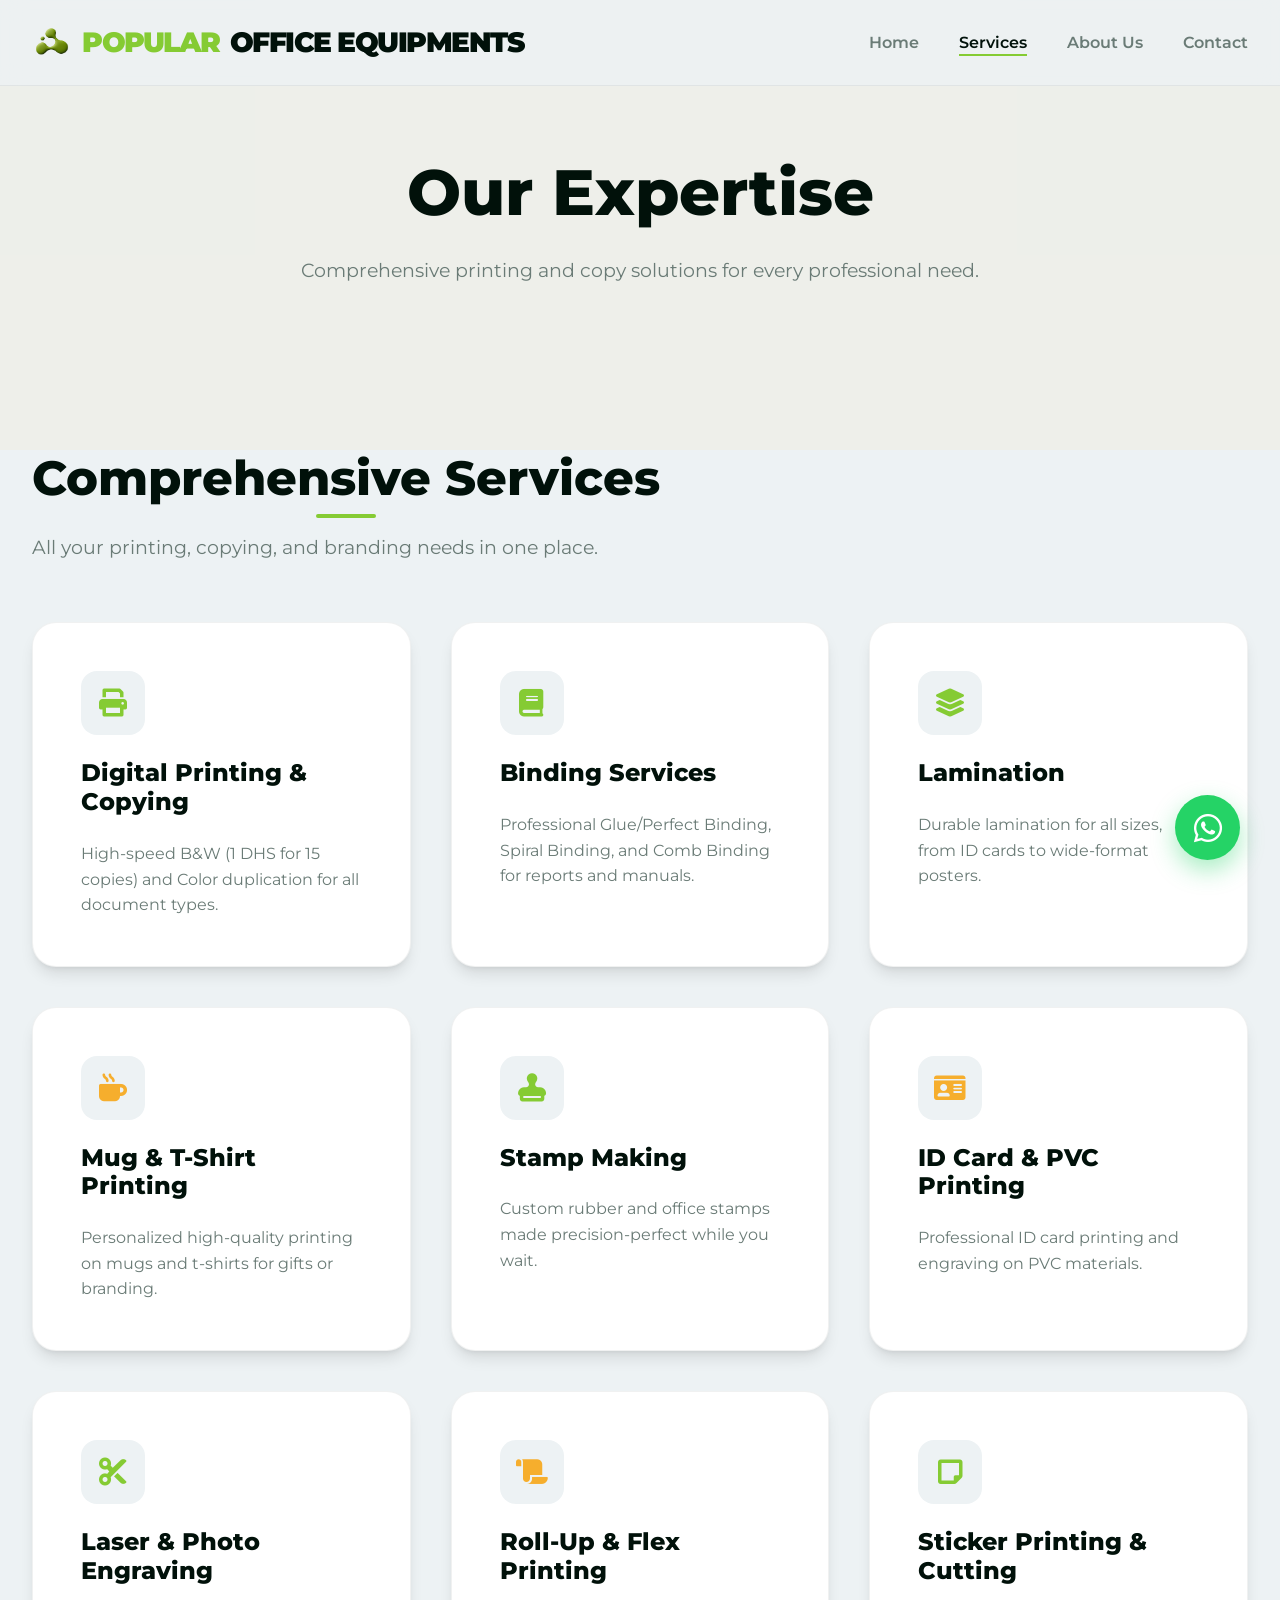
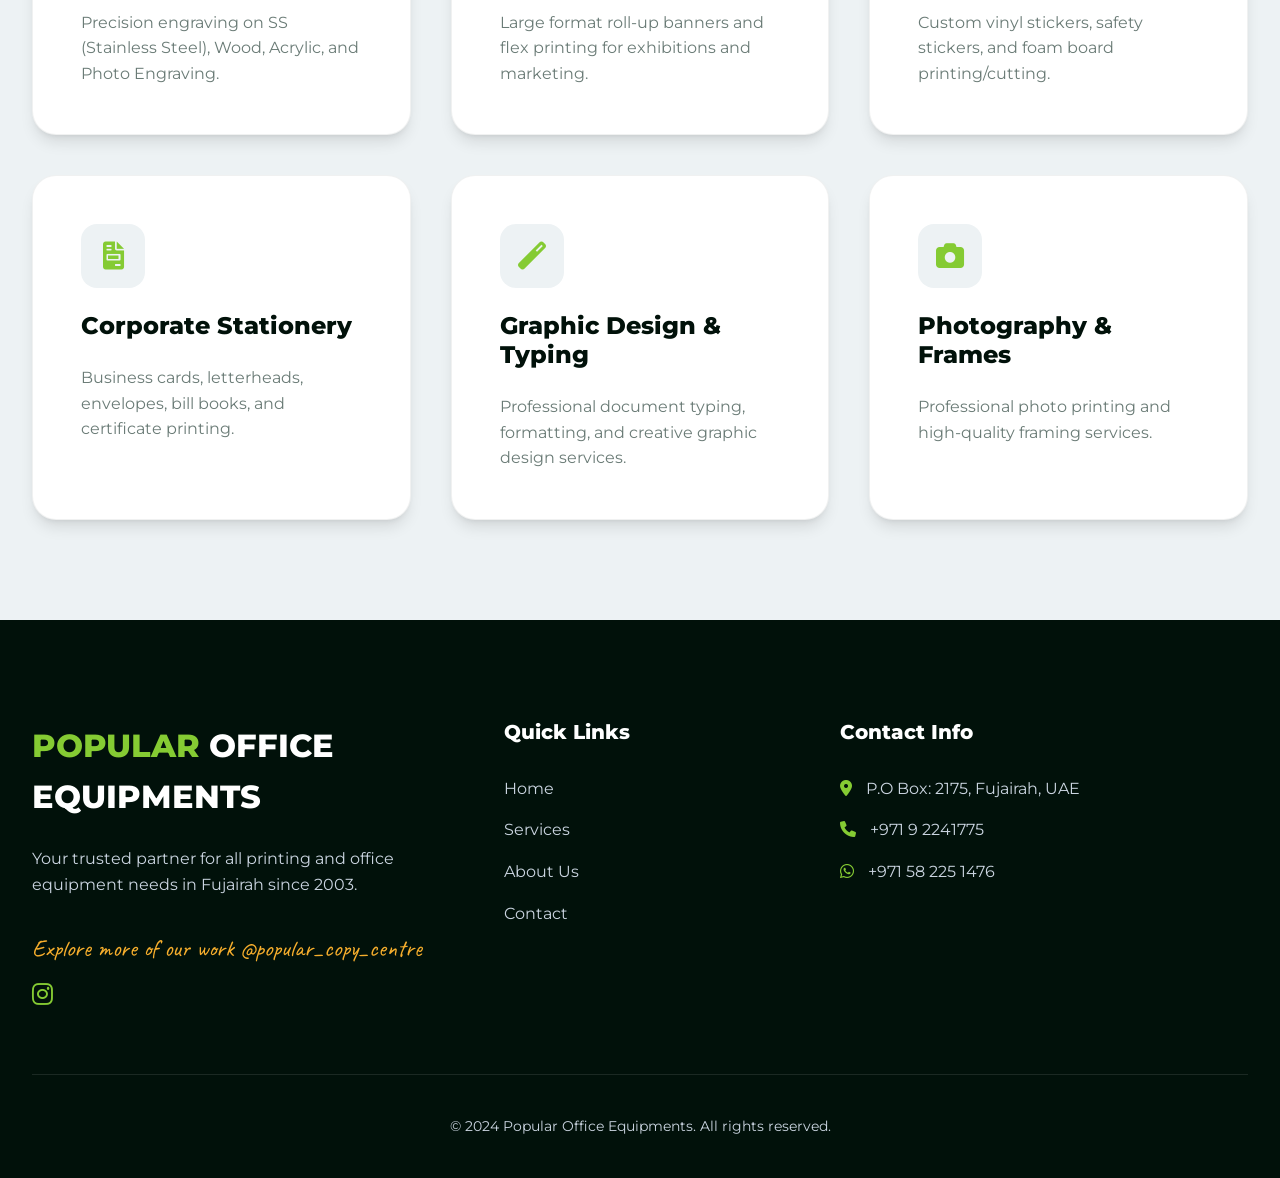
<file: services.html>
<!DOCTYPE html>
<html lang="en">
<head>
    <meta charset="UTF-8">
    <meta name="viewport" content="width=device-width, initial-scale=1.0">
    <title>Our Services | Specialized Printing & Laser Engraving Fujairah</title>
    <meta name="description" content="Explore our wide range of services including large format printing, UV printing, laser engraving, bespoke gift customization, and document finishing in Fujairah.">
    <link rel="stylesheet" href="style.css">
    <link rel="stylesheet" href="https://cdnjs.cloudflare.com/ajax/libs/font-awesome/6.0.0/css/all.min.css">
</head>
<body>

    <header id="header">
        <div class="container">
            <nav>
                <div class="logo" style="display: flex; align-items: center; gap: 10px;">
                    <img src="logo.png" alt="Logo" style="height: 40px;">
                    <span>POPULAR</span> OFFICE EQUIPMENTS
                </div>
                <ul class="nav-links">
                    <li><a href="index.html">Home</a></li>
                    <li><a href="services.html" class="active">Services</a></li>
                    <li><a href="about.html">About Us</a></li>
                    <li><a href="contact.html">Contact</a></li>
                </ul>

                <div class="menu-toggle" id="mobile-menu">
                    <i class="fas fa-bars"></i>
                </div>
            </nav>
        </div>
    </header>

    <main>
        <section class="hero" style="min-height: 50vh; padding-top: 150px; background: rgba(246, 174, 45, 0.05);">
            <div class="container">
                <div class="section-title reveal">
                    <h1 style="font-size: 4rem; margin-bottom: 1.5rem;">Our <span>Expertise</span></h1>
                    <p>Comprehensive printing and copy solutions for every professional need.</p>
                </div>
            </div>
        </section>

        <section class="services-list" style="padding-top: 0;">
            <div class="container">
                <div class="section-title reveal" style="text-align: left; margin-left: 0;">
                    <h2>Comprehensive Services</h2>
                    <p>All your printing, copying, and branding needs in one place.</p>
                </div>
                <div class="services-grid">
                    <!-- Standard Services -->
                    <div class="service-card reveal">
                        <div class="icon-box"><i class="fas fa-print"></i></div>
                        <h3>Digital Printing & Copying</h3>
                        <p>High-speed B&W (1 DHS for 15 copies) and Color duplication for all document types.</p>
                    </div>
                    <div class="service-card reveal">
                        <div class="icon-box"><i class="fas fa-book"></i></div>
                        <h3>Binding Services</h3>
                        <p>Professional Glue/Perfect Binding, Spiral Binding, and Comb Binding for reports and manuals.</p>
                    </div>
                    <div class="service-card reveal">
                        <div class="icon-box"><i class="fas fa-layer-group"></i></div>
                        <h3>Lamination</h3>
                        <p>Durable lamination for all sizes, from ID cards to wide-format posters.</p>
                    </div>
                    
                    <!-- Specialized Printing -->
                    <div class="service-card reveal">
                        <div class="icon-box" style="color: var(--accent);"><i class="fas fa-mug-hot"></i></div>
                        <h3>Mug & T-Shirt Printing</h3>
                        <p>Personalized high-quality printing on mugs and t-shirts for gifts or branding.</p>
                    </div>
                    <div class="service-card reveal">
                        <div class="icon-box"><i class="fas fa-stamp"></i></div>
                        <h3>Stamp Making</h3>
                        <p>Custom rubber and office stamps made precision-perfect while you wait.</p>
                    </div>
                    <div class="service-card reveal">
                        <div class="icon-box" style="color: var(--accent);"><i class="fas fa-id-card"></i></div>
                        <h3>ID Card & PVC Printing</h3>
                        <p>Professional ID card printing and engraving on PVC materials.</p>
                    </div>
                    <div class="service-card reveal">
                        <div class="icon-box"><i class="fas fa-cut"></i></div>
                        <h3>Laser & Photo Engraving</h3>
                        <p>Precision engraving on SS (Stainless Steel), Wood, Acrylic, and Photo Engraving.</p>
                    </div>
                    <div class="service-card reveal">
                        <div class="icon-box" style="color: var(--accent);"><i class="fas fa-scroll"></i></div>
                        <h3>Roll-Up & Flex Printing</h3>
                        <p>Large format roll-up banners and flex printing for exhibitions and marketing.</p>
                    </div>
                    <div class="service-card reveal">
                        <div class="icon-box"><i class="fas fa-sticky-note"></i></div>
                        <h3>Sticker Printing & Cutting</h3>
                        <p>Custom vinyl stickers, safety stickers, and foam board printing/cutting.</p>
                    </div>
                    <div class="service-card reveal">
                        <div class="icon-box"><i class="fas fa-file-invoice"></i></div>
                        <h3>Corporate Stationery</h3>
                        <p>Business cards, letterheads, envelopes, bill books, and certificate printing.</p>
                    </div>
                    <div class="service-card reveal">
                        <div class="icon-box"><i class="fas fa-magic"></i></div>
                        <h3>Graphic Design & Typing</h3>
                        <p>Professional document typing, formatting, and creative graphic design services.</p>
                    </div>
                    <div class="service-card reveal">
                        <div class="icon-box"><i class="fas fa-camera"></i></div>
                        <h3>Photography & Frames</h3>
                        <p>Professional photo printing and high-quality framing services.</p>
                    </div>
                </div>
            </div>
        </section>
    </main>

    <footer>
        <div class="container">
            <div class="footer-grid">
                <div>
                    <div class="footer-logo"><span>POPULAR</span> OFFICE EQUIPMENTS</div>
                    <p style="color: var(--slate-300); margin-bottom: 2rem;">Your trusted partner for all printing and office equipment needs in Fujairah since 2003.</p>
                    <p style="font-family: 'Caveat', cursive; font-size: 1.5rem; color: var(--accent); margin-bottom: 0.5rem;">Explore more of our work @popular_copy_centre</p>
                    <div style="display: flex; gap: 1rem;">
                        <a href="https://www.instagram.com/popular_copy_centre" target="_blank" style="color: var(--primary); font-size: 1.5rem;"><i class="fab fa-instagram"></i></a>
                    </div>
                </div>
                <div class="footer-links">
                    <h4>Quick Links</h4>
                    <ul>
                        <li><a href="index.html">Home</a></li>
                        <li><a href="services.html">Services</a></li>
                        <li><a href="about.html">About Us</a></li>
                        <li><a href="contact.html">Contact</a></li>
                    </ul>
                </div>
                <div class="footer-links">
                    <h4>Contact Info</h4>
                    <ul>
                        <li style="color: var(--slate-300);"><i class="fas fa-map-marker-alt" style="color: var(--primary); margin-right: 10px;"></i> P.O Box: 2175, Fujairah, UAE</li>
                        <li style="color: var(--slate-300);"><i class="fas fa-phone" style="color: var(--primary); margin-right: 10px;"></i> +971 9 2241775</li>
                        <li style="color: var(--slate-300);"><i class="fab fa-whatsapp" style="color: var(--primary); margin-right: 10px;"></i> +971 58 225 1476</li>
                    </ul>
                </div>
            </div>
            <div class="footer-bottom">
                <p>&copy; 2024 Popular Office Equipments. All rights reserved.</p>
            </div>
        </div>
    </footer>

    <a href="https://wa.me/971582251476" class="whatsapp-float" target="_blank">
        <i class="fab fa-whatsapp"></i>
    </a>

    <script src="main.js"></script>
</body>
</html>
</file>
<file: style.css>
@import url('https://fonts.googleapis.com/css2?family=Montserrat:wght@300;400;500;600;700;800;900&family=Caveat:wght@400;700&display=swap');

:root {
    /* User Provided Colors */
    --primary: #85CB33;
    --primary-hover: #74b52a;
    --accent: #F6AE2D;
    --accent-hover: #e59d1c;
    --dark: #01110A;
    --bg: #EDF2F4;
    --secondary: #6A7B76;
    
    /* Functional Colors */
    --white: #ffffff;
    --slate-100: #f1f5f9;
    --slate-200: #e2e8f0;
    --slate-300: #cbd5e1;
    --slate-700: #334155;
    
    /* Design Tokens */
    --shadow-sm: 0 1px 2px 0 rgb(0 0 0 / 0.05);
    --shadow: 0 10px 15px -3px rgb(0 0 0 / 0.1), 0 4px 6px -4px rgb(0 0 0 / 0.1);
    --shadow-lg: 0 20px 25px -5px rgb(0 0 0 / 0.1), 0 8px 10px -6px rgb(0 0 0 / 0.1);
    --shadow-glow: 0 0 20px rgba(133, 203, 51, 0.3);
    
    --radius-sm: 0.5rem;
    --radius: 1rem;
    --radius-lg: 1.5rem;
    --radius-full: 9999px;
    
    --transition: all 0.4s cubic-bezier(0.4, 0, 0.2, 1);
    --container-width: 1280px;
}

* {
    margin: 0;
    padding: 0;
    box-sizing: border-box;
}

html {
    scroll-behavior: smooth;
}

body {
    font-family: 'Montserrat', sans-serif;
    line-height: 1.6;
    color: var(--dark);
    background-color: var(--bg);
    overflow-x: hidden;
}

h1, h2, h3, h4 {
    font-family: 'Montserrat', sans-serif;
    font-weight: 800;
    line-height: 1.2;
}

a {
    text-decoration: none;
    color: inherit;
    transition: var(--transition);
}

ul {
    list-style: none;
}

img {
    max-width: 100%;
    display: block;
}

.container {
    max-width: var(--container-width);
    margin: 0 auto;
    padding: 0 2rem;
}

/* Sections */
section {
    padding: 100px 0;
    position: relative;
}

.section-title {
    text-align: center;
    margin-bottom: 60px;
    max-width: 800px;
    margin-left: auto;
    margin-right: auto;
}

.section-title h2 {
    font-size: 3rem;
    margin-bottom: 1.5rem;
    color: var(--dark);
    position: relative;
    display: inline-block;
}

.section-title h2::after {
    content: '';
    position: absolute;
    bottom: -10px;
    left: 50%;
    transform: translateX(-50%);
    width: 60px;
    height: 4px;
    background: var(--primary);
    border-radius: var(--radius-full);
}

.section-title p {
    font-size: 1.2rem;
    color: var(--secondary);
}

/* Buttons */
.btn {
    display: inline-flex;
    align-items: center;
    justify-content: center;
    gap: 0.75rem;
    padding: 1rem 2.5rem;
    border-radius: var(--radius-full);
    font-weight: 600;
    font-size: 1rem;
    cursor: pointer;
    transition: var(--transition);
    border: 2px solid transparent;
}

.btn-primary {
    background: var(--primary);
    color: var(--dark);
}

.btn-primary:hover {
    background: var(--primary-hover);
    transform: translateY(-3px);
    box-shadow: var(--shadow-glow);
}

.btn-accent {
    background: var(--accent);
    color: var(--dark);
}

.btn-accent:hover {
    background: var(--accent-hover);
    transform: translateY(-3px);
    box-shadow: 0 10px 20px rgba(246, 174, 45, 0.3);
}

.btn-outline {
    border-color: var(--primary);
    color: var(--dark);
}

.btn-outline:hover {
    background: var(--primary);
    color: var(--dark);
}

/* Header & Nav */
header {
    background: rgba(237, 242, 244, 0.8);
    backdrop-filter: blur(12px);
    -webkit-backdrop-filter: blur(12px);
    padding: 1.25rem 0;
    position: fixed;
    width: 100%;
    top: 0;
    z-index: 1000;
    border-bottom: 1px solid rgba(106, 123, 118, 0.1);
    transition: var(--transition);
}

header.scrolled {
    padding: 0.75rem 0;
    box-shadow: var(--shadow);
    background: rgba(237, 242, 244, 0.95);
}

nav {
    display: flex;
    justify-content: space-between;
    align-items: center;
}

.logo {
    font-size: 1.75rem;
    font-weight: 900;
    font-family: 'Montserrat', sans-serif;
    color: var(--dark);
    letter-spacing: -1.5px;
    text-transform: uppercase;
}

.logo span {
    color: var(--primary);
}

.nav-links {
    display: flex;
    gap: 2.5rem;
}

.nav-links a {
    font-weight: 600;
    color: var(--secondary);
    position: relative;
}

.nav-links a:hover, .nav-links a.active {
    color: var(--dark);
}

.nav-links a::after {
    content: '';
    position: absolute;
    bottom: -4px;
    left: 0;
    width: 0;
    height: 2px;
    background: var(--primary);
    transition: var(--transition);
}

.nav-links a:hover::after, .nav-links a.active::after {
    width: 100%;
}

.menu-toggle {
    display: none;
    font-size: 1.5rem;
    cursor: pointer;
    color: var(--dark);
}

/* Hero Section */
.hero {
    min-height: 100vh;
    display: flex;
    align-items: center;
    padding-top: 120px;
    background: radial-gradient(circle at 90% 10%, rgba(133, 203, 51, 0.1) 0%, transparent 40%),
                radial-gradient(circle at 10% 90%, rgba(246, 174, 45, 0.1) 0%, transparent 40%);
}

.hero-grid {
    display: grid;
    grid-template-columns: 1.2fr 1fr;
    gap: 4rem;
    align-items: center;
}

.hero-content h1 {
    font-size: 4.5rem;
    line-height: 1.1;
    margin-bottom: 1.5rem;
    color: var(--dark);
}

.hero-content p {
    font-size: 1.25rem;
    color: var(--secondary);
    margin-bottom: 3rem;
    max-width: 600px;
}

.hero-btns {
    display: flex;
    gap: 1.5rem;
}

.hero-visual {
    position: relative;
}

.hero-shape {
    position: absolute;
    top: 50%;
    left: 50%;
    transform: translate(-50%, -50%);
    width: 120%;
    height: 120%;
    background: var(--primary);
    border-radius: 40% 60% 70% 30% / 40% 50% 60% 70%;
    opacity: 0.1;
    z-index: -1;
    animation: blob 20s infinite linear;
}

@keyframes blob {
    0% { border-radius: 40% 60% 70% 30% / 40% 50% 60% 70%; }
    33% { border-radius: 70% 30% 50% 50% / 30% 30% 70% 70%; }
    66% { border-radius: 30% 60% 70% 40% / 50% 60% 30% 60%; }
    100% { border-radius: 40% 60% 70% 30% / 40% 50% 60% 70%; }
}

/* Service Cards */
.services-grid {
    display: grid;
    grid-template-columns: repeat(auto-fit, minmax(320px, 1fr));
    gap: 2.5rem;
}

.service-card {
    background: var(--white);
    padding: 3rem;
    border-radius: var(--radius-lg);
    box-shadow: var(--shadow);
    transition: var(--transition);
    border: 1px solid rgba(106, 123, 118, 0.1);
    display: flex;
    flex-direction: column;
    gap: 1.5rem;
}

.service-card:hover {
    transform: translateY(-10px);
    box-shadow: var(--shadow-lg);
    border-color: var(--primary);
}

.service-card .icon-box {
    width: 64px;
    height: 64px;
    background: var(--bg);
    border-radius: var(--radius);
    display: flex;
    align-items: center;
    justify-content: center;
    font-size: 1.75rem;
    color: var(--primary);
    transition: var(--transition);
}

.service-card:hover .icon-box {
    background: var(--primary);
    color: var(--dark);
}

.service-card h3 {
    font-size: 1.5rem;
}

.service-card p {
    color: var(--secondary);
}

/* Stats Section */
.stats {
    background: var(--dark);
    color: var(--white);
    padding: 80px 0;
}

.stats-grid {
    display: grid;
    grid-template-columns: repeat(auto-fit, minmax(200px, 1fr));
    gap: 3rem;
    text-align: center;
}

.stat-item h2 {
    font-size: 4rem;
    color: var(--primary);
    margin-bottom: 0.5rem;
}

.stat-item p {
    color: var(--slate-300);
    font-weight: 500;
    text-transform: uppercase;
    letter-spacing: 1px;
}

/* Contact Info Section */
.contact-grid {
    display: grid;
    grid-template-columns: 1fr 1.5fr;
    gap: 4rem;
}

.contact-info-card {
    background: var(--white);
    padding: 3rem;
    border-radius: var(--radius-lg);
    box-shadow: var(--shadow);
}

.info-item {
    display: flex;
    align-items: center;
    gap: 1.5rem;
    margin-bottom: 2rem;
}

.info-item .icon {
    width: 50px;
    height: 50px;
    background: var(--bg);
    border-radius: 50%;
    display: flex;
    align-items: center;
    justify-content: center;
    color: var(--primary);
    font-size: 1.25rem;
}

.contact-form-card {
    background: var(--white);
    padding: 3rem;
    border-radius: var(--radius-lg);
    box-shadow: var(--shadow);
}

.form-group {
    margin-bottom: 1.5rem;
}

.form-group label {
    display: block;
    margin-bottom: 0.5rem;
    font-weight: 600;
    color: var(--dark);
}

.form-control {
    width: 100%;
    padding: 1rem 1.25rem;
    border: 2px solid var(--slate-200);
    border-radius: var(--radius-sm);
    font-family: inherit;
    font-size: 1rem;
    transition: var(--transition);
}

.form-control:focus {
    outline: none;
    border-color: var(--primary);
    box-shadow: 0 0 0 4px rgba(133, 203, 51, 0.1);
}

/* Footer */
footer {
    background: var(--dark);
    color: var(--white);
    padding: 100px 0 40px;
}

.footer-grid {
    display: grid;
    grid-template-columns: 1.5fr 1fr 1.5fr;
    gap: 4rem;
    margin-bottom: 60px;
}

.footer-logo {
    font-size: 2rem;
    font-weight: 800;
    margin-bottom: 1.5rem;
}

.footer-logo span {
    color: var(--primary);
}

.footer-links h4 {
    margin-bottom: 2rem;
    font-size: 1.25rem;
}

.footer-links ul li {
    margin-bottom: 1rem;
}

.footer-links ul li a {
    color: var(--slate-300);
}

.footer-links ul li a:hover {
    color: var(--primary);
    padding-left: 10px;
}

.footer-bottom {
    text-align: center;
    padding-top: 40px;
    border-top: 1px solid rgba(255, 255, 255, 0.1);
    color: var(--slate-300);
    font-size: 0.9rem;
}

/* WhatsApp Float */
.whatsapp-float {
    position: fixed;
    bottom: 40px;
    right: 40px;
    width: 65px;
    height: 65px;
    background: #25d366;
    color: white;
    border-radius: 50%;
    display: flex;
    align-items: center;
    justify-content: center;
    font-size: 32px;
    box-shadow: 0 10px 25px rgba(37, 211, 102, 0.4);
    z-index: 1000;
    transition: var(--transition);
}

.whatsapp-float:hover {
    transform: scale(1.1) rotate(10deg);
}

/* Animations */
.reveal {
    opacity: 0;
    transform: translateY(30px);
    transition: all 0.8s ease-out;
}

.reveal.active {
    opacity: 1;
    transform: translateY(0);
}

/* Responsive */
@media (max-width: 1024px) {
    .hero-grid {
        grid-template-columns: 1fr;
        text-align: center;
    }
    .hero-content {
        margin: 0 auto;
    }
    .hero-btns {
        justify-content: center;
    }
    .footer-grid {
        grid-template-columns: 1fr 1fr;
    }
    .hero-content h1 {
        font-size: 3.5rem;
    }
}

@media (max-width: 768px) {
    .nav-links {
        display: none;
        position: absolute;
        top: 100%;
        left: 0;
        width: 100%;
        background: var(--white);
        flex-direction: column;
        padding: 2rem;
        box-shadow: var(--shadow);
        gap: 1.5rem;
    }
    .nav-links.active {
        display: flex;
    }
    .menu-toggle {
        display: block;
    }
    .section-title h2 {
        font-size: 2.25rem;
    }
    .hero-content h1 {
        font-size: 2.75rem;
    }
    .contact-grid {
        grid-template-columns: 1fr;
    }
    .footer-grid {
        grid-template-columns: 1fr;
        gap: 3rem;
    }
}
</file>
